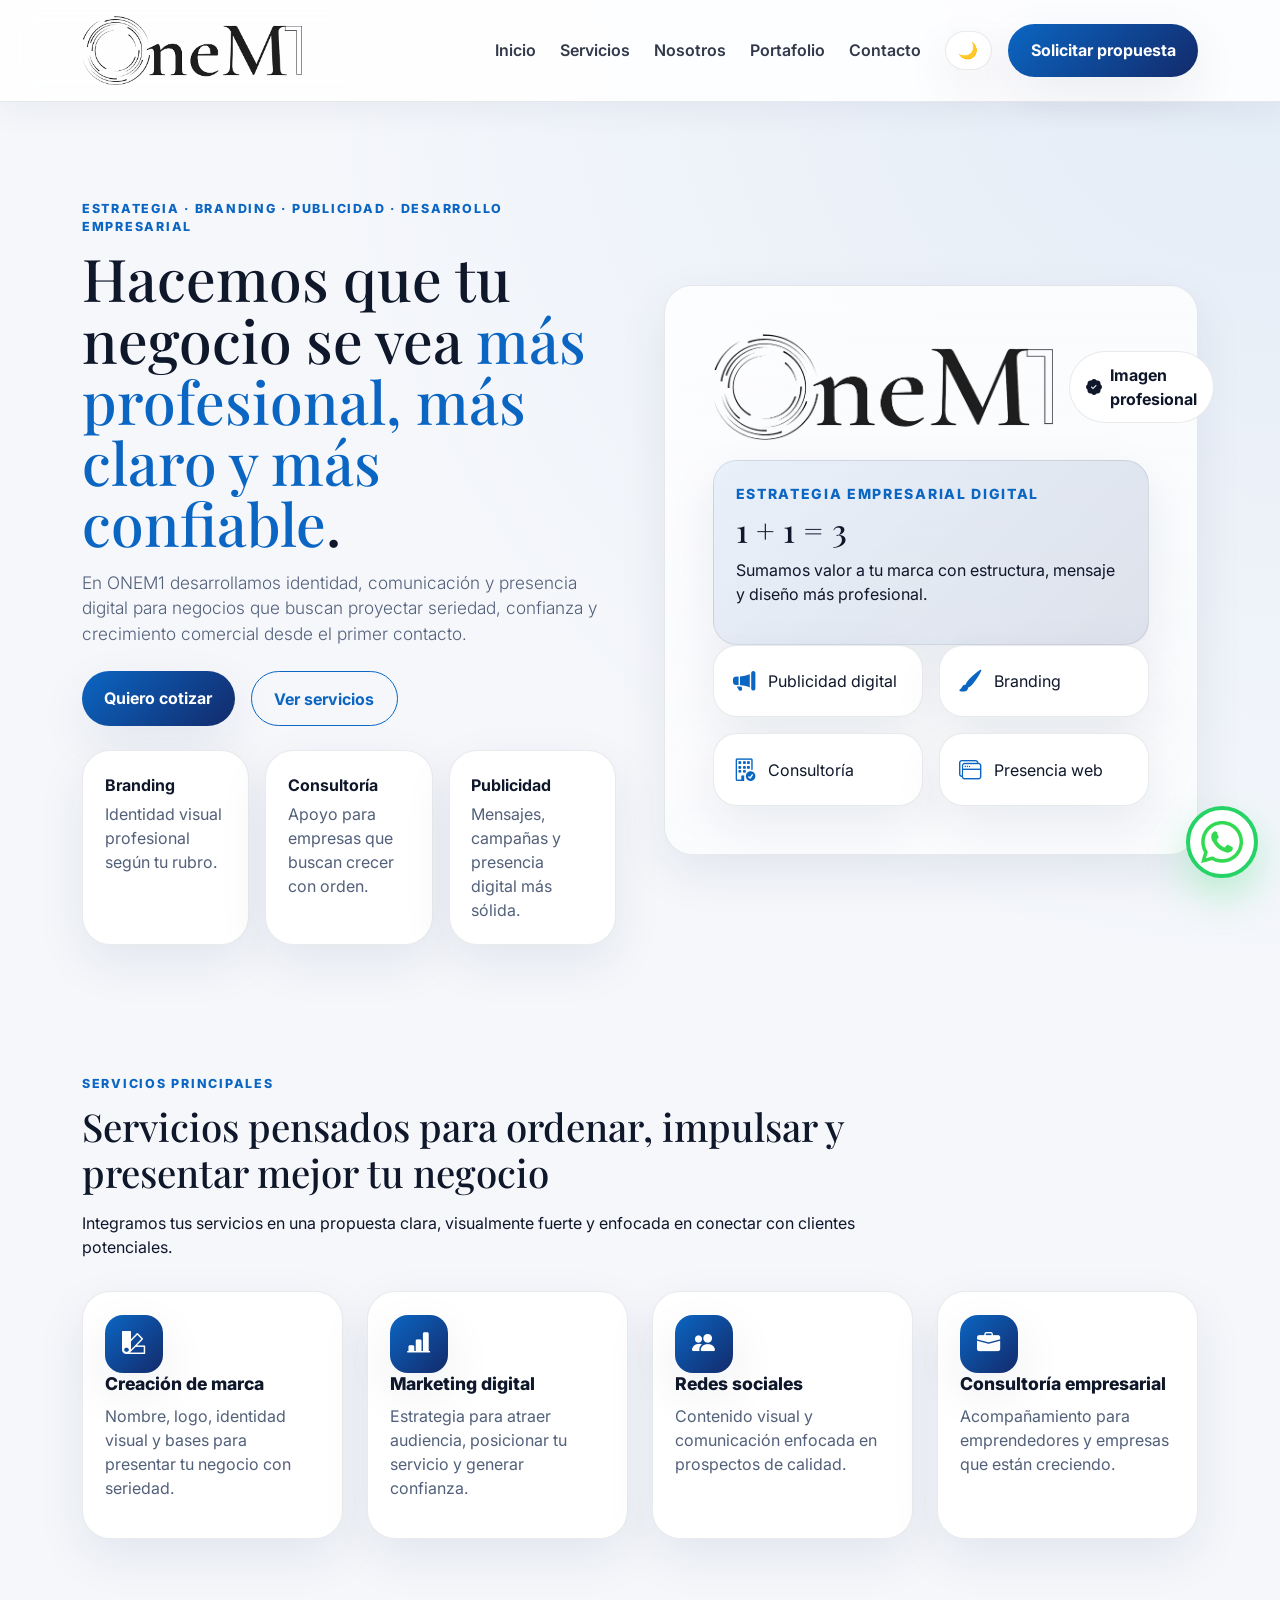
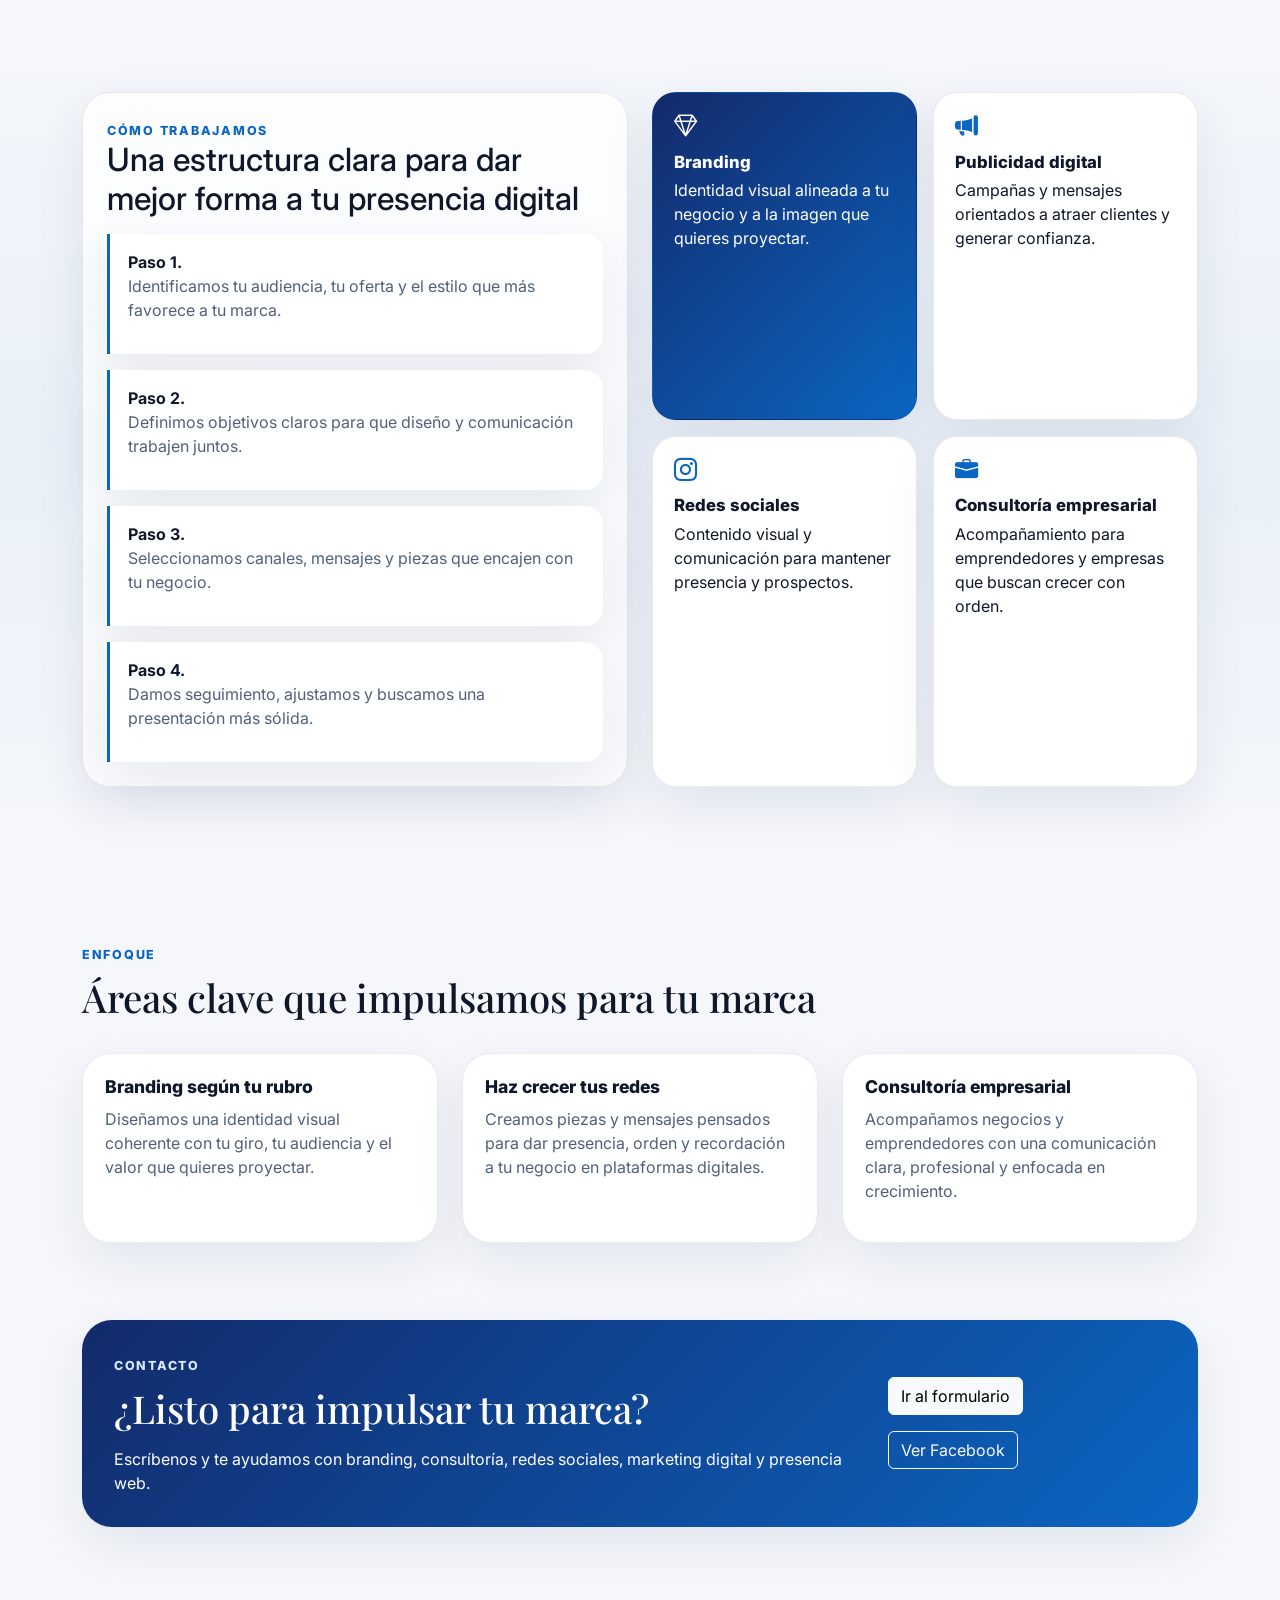
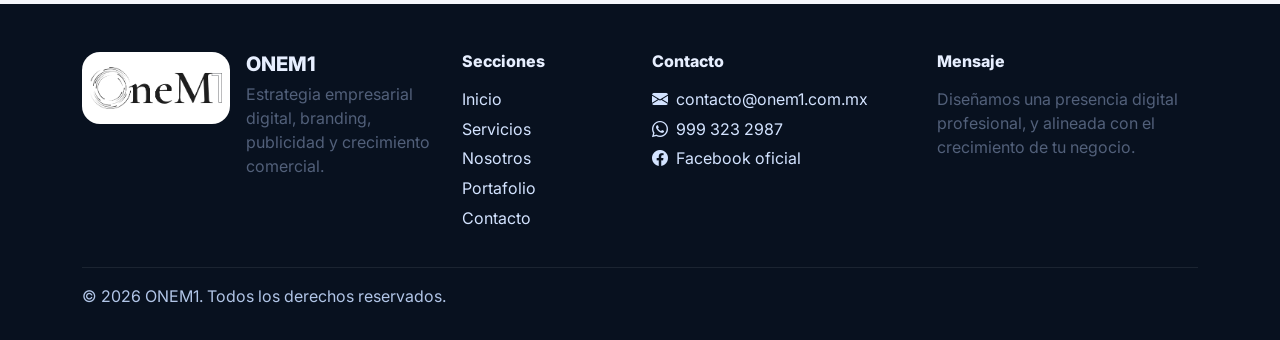
<file: index.html>
<!doctype html><html lang="es"><head><title>ONEM1 | Estrategia y presencia digital</title><meta name="description" content="ONEM1 impulsa marcas con branding, consultoría empresarial, publicidad digital y presencia web profesional.">
  <meta charset="utf-8">
  <meta name="viewport" content="width=device-width, initial-scale=1">
  <meta name="theme-color" content="#0f172a">
  <meta name="author" content="ONEM1">
  <link rel="icon" type="image/png" href="assets/img/logo-onem1.png">
  <link rel="preconnect" href="https://fonts.googleapis.com">
  <link rel="preconnect" href="https://fonts.gstatic.com" crossorigin>
  <link href="https://fonts.googleapis.com/css2?family=Inter:wght@300;400;500;600;700;800;900&family=Playfair+Display:wght@600;700;800&display=swap" rel="stylesheet">
  <link href="https://cdn.jsdelivr.net/npm/bootstrap@5.3.3/dist/css/bootstrap.min.css" rel="stylesheet">
  <link rel="stylesheet" href="https://cdn.jsdelivr.net/npm/bootstrap-icons@1.11.3/font/bootstrap-icons.min.css">
  <link rel="stylesheet" href="assets/css/styles.css">
</head><body>
  <nav class="navbar navbar-expand-lg sticky-top site-navbar">
    <div class="container">
      <a class="navbar-brand" href="index.html"><img src="assets/img/logo-onem1-day.png" alt="Logo principal de ONEM1" class="swap-logo"></a>
      <button class="navbar-toggler border-0 shadow-none" type="button" data-bs-toggle="collapse" data-bs-target="#mainNav" aria-controls="mainNav" aria-expanded="false" aria-label="Abrir navegación">
        <span class="navbar-toggler-icon"></span>
      </button>
      <div class="collapse navbar-collapse" id="mainNav">
        <ul class="navbar-nav ms-auto align-items-lg-center gap-lg-2">
          <li class="nav-item"><a class="nav-link" href="index.html">Inicio</a></li>
          <li class="nav-item"><a class="nav-link" href="servicios.html">Servicios</a></li>
          <li class="nav-item"><a class="nav-link" href="nosotros.html">Nosotros</a></li>
          <li class="nav-item"><a class="nav-link" href="portafolio.html">Portafolio</a></li>
          <li class="nav-item"><a class="nav-link" href="contacto.html">Contacto</a></li>
          <li class="nav-item ms-lg-2"><button class="theme-toggle" id="themeToggle" type="button" aria-label="Cambiar tema">🌙</button></li>
          <li class="nav-item ms-lg-2 mt-3 mt-lg-0"><a class="btn btn-brand" href="contacto.html">Solicitar propuesta</a></li>
        </ul>
      </div>
    </div>
  </nav>

  <header class="hero-home">
    <div class="container">
      <div class="row align-items-center g-4 g-lg-5">
        <div class="col-lg-6">
          <span class="eyebrow">ESTRATEGIA · BRANDING · PUBLICIDAD · DESARROLLO EMPRESARIAL</span>
          <h1>Hacemos que tu negocio se vea <span>más profesional, más claro y más confiable</span>.</h1>
          <p class="lead">En ONEM1 desarrollamos identidad, comunicación y presencia digital para negocios que buscan proyectar seriedad, confianza y crecimiento comercial desde el primer contacto.</p>
          <div class="d-flex flex-wrap gap-3 mt-4 hero-actions">
            <a class="btn btn-brand" href="contacto.html">Quiero cotizar</a>
            <a class="btn btn-outline-brand" href="servicios.html">Ver servicios</a>
          </div>
          <div class="hero-mini-grid mt-4">
            <div><strong>Branding</strong><span>Identidad visual profesional según tu rubro.</span></div>
            <div><strong>Consultoría</strong><span>Apoyo para empresas que buscan crecer con orden.</span></div>
            <div><strong>Publicidad</strong><span>Mensajes, campañas y presencia digital más sólida.</span></div>
          </div>
        </div>
        <div class="col-lg-6">
          <div class="hero-visual p-4 p-lg-5">
            <div class="brand-showcase">
              <div class="brand-showcase-top">
                <img src="assets/img/logo-onem1-day.png" class="swap-logo" alt="Logo ONEM1">
                <span class="status-badge"><i class="bi bi-patch-check-fill"></i> Imagen profesional</span>
              </div>
              <div class="brand-lines">
                <div class="line-card featured">
                  <small>Estrategia empresarial digital</small>
                  <h3>1 + 1 = 3</h3>
                  <p>Sumamos valor a tu marca con estructura, mensaje y diseño más profesional.</p>
                </div>
                <div class="line-grid">
                  <div class="line-card"><i class="bi bi-megaphone-fill"></i><span>Publicidad digital</span></div>
                  <div class="line-card"><i class="bi bi-brush-fill"></i><span>Branding</span></div>
                  <div class="line-card"><i class="bi bi-building-check"></i><span>Consultoría</span></div>
                  <div class="line-card"><i class="bi bi-window-stack"></i><span>Presencia web</span></div>
                </div>
              </div>
            </div>
          </div>
        </div>
      </div>
    </div>
  </header>

  <section class="section-space">
    <div class="container">
      <div class="section-title">
        <span class="eyebrow">SERVICIOS PRINCIPALES</span>
        <h2>Servicios pensados para ordenar, impulsar y presentar mejor tu negocio</h2>
        <p>Integramos tus servicios en una propuesta clara, visualmente fuerte y enfocada en conectar con clientes potenciales.</p>
      </div>
      <div class="row g-4">
        <div class="col-md-6 col-xl-3"><article class="info-card h-100 icon-card"><div class="icon-wrap"><i class="bi bi-palette2"></i></div><h3>Creación de marca</h3><p>Nombre, logo, identidad visual y bases para presentar tu negocio con seriedad.</p></article></div>
        <div class="col-md-6 col-xl-3"><article class="info-card h-100 icon-card"><div class="icon-wrap"><i class="bi bi-bar-chart-line-fill"></i></div><h3>Marketing digital</h3><p>Estrategia para atraer audiencia, posicionar tu servicio y generar confianza.</p></article></div>
        <div class="col-md-6 col-xl-3"><article class="info-card h-100 icon-card"><div class="icon-wrap"><i class="bi bi-people-fill"></i></div><h3>Redes sociales</h3><p>Contenido visual y comunicación enfocada en prospectos de calidad.</p></article></div>
        <div class="col-md-6 col-xl-3"><article class="info-card h-100 icon-card"><div class="icon-wrap"><i class="bi bi-briefcase-fill"></i></div><h3>Consultoría empresarial</h3><p>Acompañamiento para emprendedores y empresas que están creciendo.</p></article></div>
      </div>
    </div>
  </section>

  <section class="section-space section-soft">
    <div class="container">
      <div class="row g-4 align-items-stretch">
        <div class="col-lg-6">
          <div class="card-glass p-4 h-100">
            <span class="eyebrow">CÓMO TRABAJAMOS</span>
            <h2 class="mb-3">Una estructura clara para dar mejor forma a tu presencia digital</h2>
            <div class="timeline-list">
              <div><strong>Paso 1.</strong><p>Identificamos tu audiencia, tu oferta y el estilo que más favorece a tu marca.</p></div>
              <div><strong>Paso 2.</strong><p>Definimos objetivos claros para que diseño y comunicación trabajen juntos.</p></div>
              <div><strong>Paso 3.</strong><p>Seleccionamos canales, mensajes y piezas que encajen con tu negocio.</p></div>
              <div><strong>Paso 4.</strong><p>Damos seguimiento, ajustamos y buscamos una presentación más sólida.</p></div>
            </div>
          </div>
        </div>
        <div class="col-lg-6">
          <div class="grid-panels h-100">
            <div class="mini-panel panel-dark"><i class="bi bi-gem"></i><h3>Branding</h3><p>Identidad visual alineada a tu negocio y a la imagen que quieres proyectar.</p></div>
            <div class="mini-panel"><i class="bi bi-megaphone-fill"></i><h3>Publicidad digital</h3><p>Campañas y mensajes orientados a atraer clientes y generar confianza.</p></div>
            <div class="mini-panel"><i class="bi bi-instagram"></i><h3>Redes sociales</h3><p>Contenido visual y comunicación para mantener presencia y prospectos.</p></div>
            <div class="mini-panel"><i class="bi bi-briefcase-fill"></i><h3>Consultoría empresarial</h3><p>Acompañamiento para emprendedores y empresas que buscan crecer con orden.</p></div>
          </div>
        </div>
      </div>
    </div>
  </section>

  <section class="section-space">
    <div class="container">
      <div class="section-title">
        <span class="eyebrow">ENFOQUE</span>
        <h2>Áreas clave que impulsamos para tu marca</h2>
      </div>
      <div class="row g-4">
        <div class="col-md-6 col-lg-4"><article class="gallery-card text-only-card"><div><h3>Branding según tu rubro</h3><p>Diseñamos una identidad visual coherente con tu giro, tu audiencia y el valor que quieres proyectar.</p></div></article></div>
        <div class="col-md-6 col-lg-4"><article class="gallery-card text-only-card"><div><h3>Haz crecer tus redes</h3><p>Creamos piezas y mensajes pensados para dar presencia, orden y recordación a tu negocio en plataformas digitales.</p></div></article></div>
        <div class="col-md-6 col-lg-4"><article class="gallery-card text-only-card"><div><h3>Consultoría empresarial</h3><p>Acompañamos negocios y emprendedores con una comunicación clara, profesional y enfocada en crecimiento.</p></div></article></div>
      </div>
    </div>
  </section>

  <section class="section-space cta-block">
    <div class="container">
      <div class="cta-panel">
        <div>
          <span class="eyebrow">CONTACTO</span>
          <h2>¿Listo para impulsar tu marca?</h2>
          <p class="mb-0">Escríbenos y te ayudamos con branding, consultoría, redes sociales, marketing digital y presencia web.</p>
        </div>
        <div class="d-flex flex-wrap gap-3">
          <a class="btn btn-light" href="contacto.html">Ir al formulario</a>
          <a class="btn btn-outline-light" href="https://www.facebook.com/onem1publicidad" target="_blank" rel="noopener">Ver Facebook</a>
        </div>
      </div>
    </div>
  </section>

  <footer class="site-footer">
    <div class="container">
      <div class="row g-4 align-items-start">
        <div class="col-lg-4">
          <div class="footer-brand">
            <img src="assets/img/logo-onem1-day.png" class="swap-logo" alt="ONEM1">
            <div>
              <h5>ONEM1</h5>
              <p>Estrategia empresarial digital, branding, publicidad y crecimiento comercial.</p>
            </div>
          </div>
        </div>
        <div class="col-6 col-lg-2">
          <h6>Secciones</h6>
          <a href="index.html">Inicio</a>
          <a href="servicios.html">Servicios</a>
          <a href="nosotros.html">Nosotros</a>
          <a href="portafolio.html">Portafolio</a>
          <a href="contacto.html">Contacto</a>
        </div>
        <div class="col-6 col-lg-3">
          <h6>Contacto</h6>
          <a href="mailto:contacto@onem1.com.mx"><i class="bi bi-envelope-fill me-2"></i>contacto@onem1.com.mx</a>
          <a href="https://wa.me/529993232987" target="_blank" rel="noopener"><i class="bi bi-whatsapp me-2"></i>999 323 2987</a>
          <a href="https://www.facebook.com/onem1publicidad" target="_blank" rel="noopener"><i class="bi bi-facebook me-2"></i>Facebook oficial</a>
        </div>
        <div class="col-lg-3">
          <h6>Mensaje</h6>
          <p class="mb-0">Diseñamos una presencia digital profesional,  y alineada con el crecimiento de tu negocio.</p>
        </div>
      </div>
      <div class="footer-bottom">
        <span>© 2026 ONEM1. Todos los derechos reservados.</span>
        
      </div>
    </div>
  </footer>
  <a class="whatsapp-float" href="https://wa.me/529993232987?text=Hola%20ONEM1,%20quiero%20informaci%C3%B3n%20sobre%20sus%20servicios." target="_blank" rel="noopener" aria-label="WhatsApp"><img src="assets/img/whatsapp-logo.png" alt="WhatsApp"></a>
  <script src="https://cdn.jsdelivr.net/npm/bootstrap@5.3.3/dist/js/bootstrap.bundle.min.js"></script>
  <script src="assets/js/main.js"></script>
</body></html>
</file>
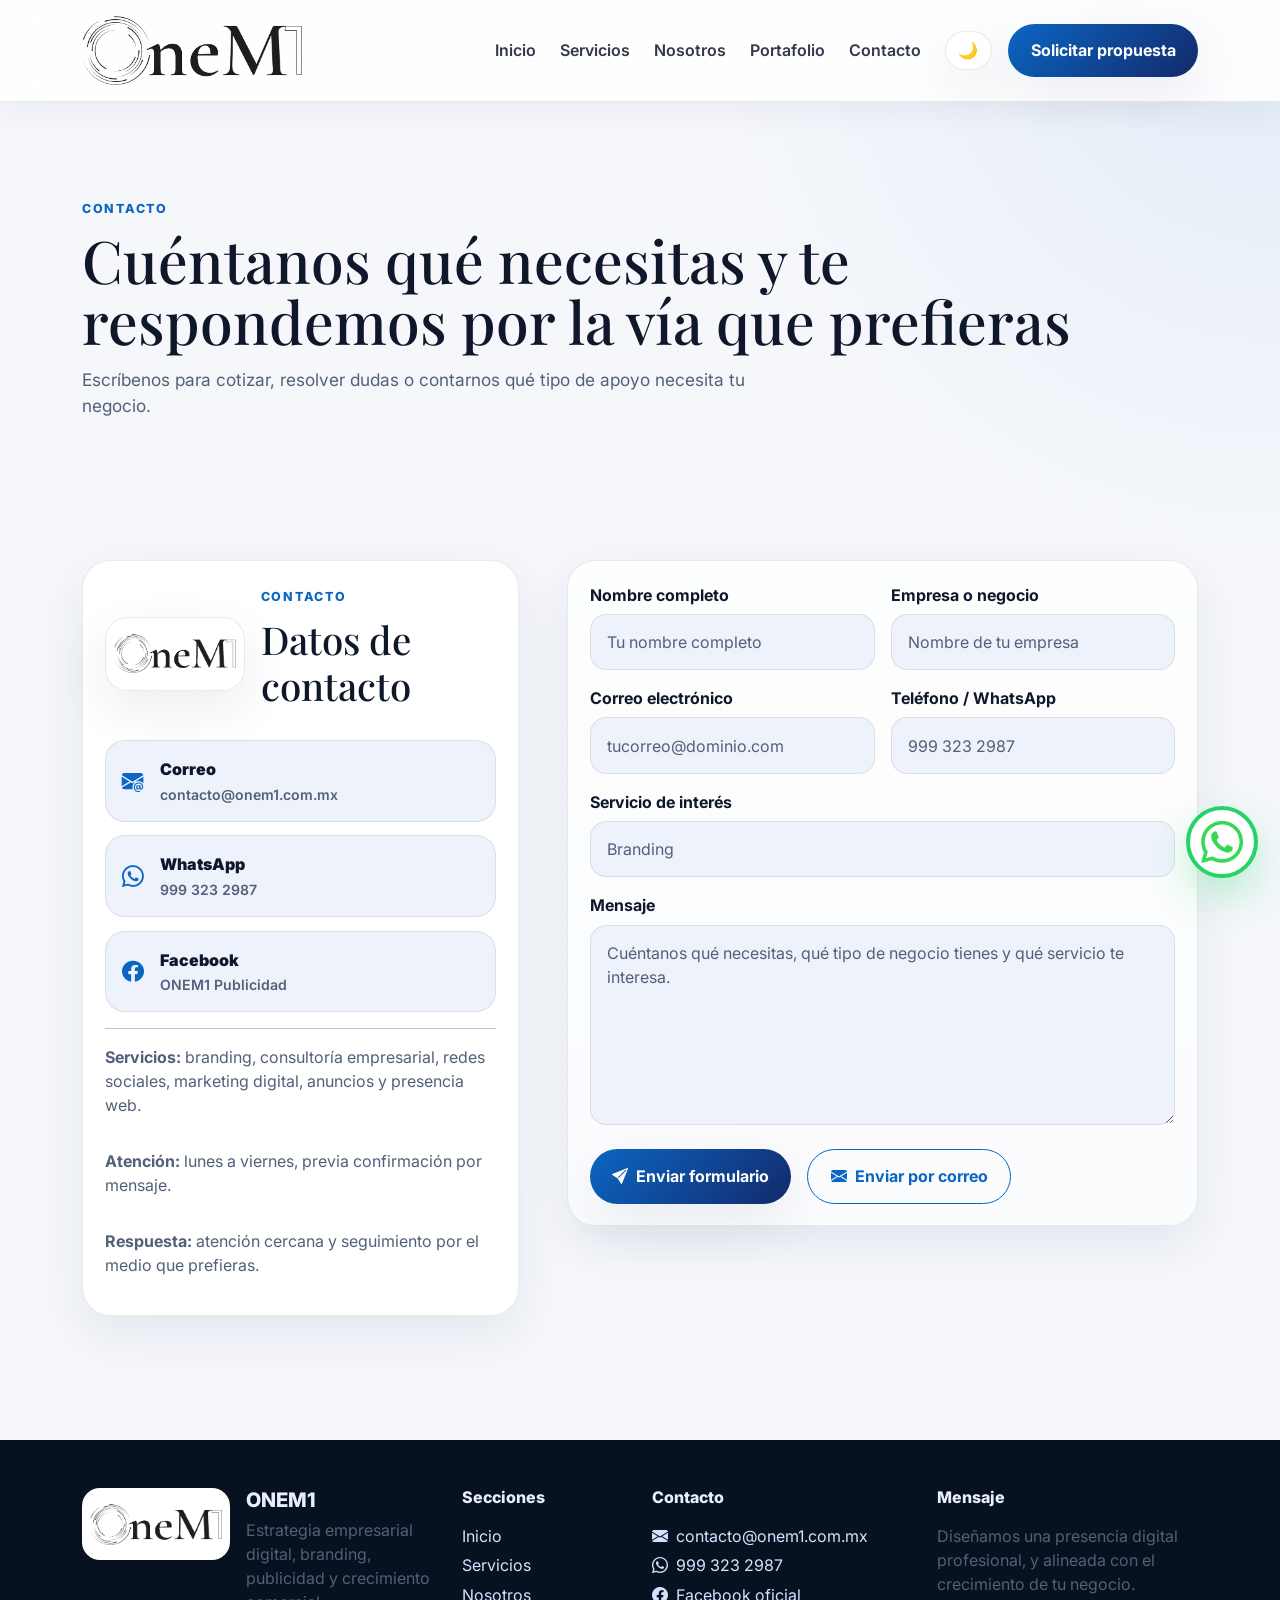
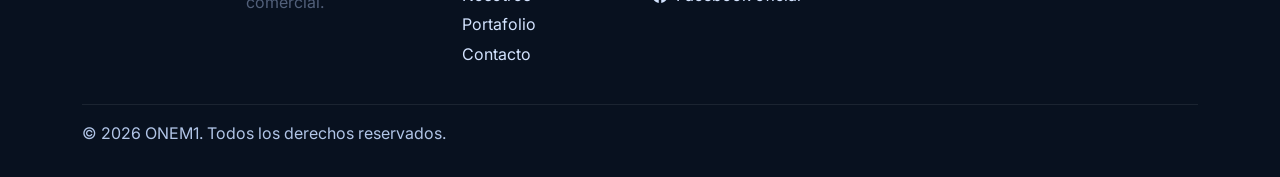
<file: contacto.html>
<!doctype html><html lang="es"><head><title>Contacto | ONEM1</title><meta name="description" content="Contacta a ONEM1 por correo, Facebook o WhatsApp.">
  <meta charset="utf-8">
  <meta name="viewport" content="width=device-width, initial-scale=1">
  <meta name="theme-color" content="#0f172a">
  <meta name="author" content="ONEM1">
  <link rel="icon" type="image/png" href="assets/img/logo-onem1.png">
  <link rel="preconnect" href="https://fonts.googleapis.com">
  <link rel="preconnect" href="https://fonts.gstatic.com" crossorigin>
  <link href="https://fonts.googleapis.com/css2?family=Inter:wght@300;400;500;600;700;800;900&family=Playfair+Display:wght@600;700;800&display=swap" rel="stylesheet">
  <link href="https://cdn.jsdelivr.net/npm/bootstrap@5.3.3/dist/css/bootstrap.min.css" rel="stylesheet">
  <link rel="stylesheet" href="https://cdn.jsdelivr.net/npm/bootstrap-icons@1.11.3/font/bootstrap-icons.min.css">
  <link rel="stylesheet" href="assets/css/styles.css">
</head><body>
  <nav class="navbar navbar-expand-lg sticky-top site-navbar">
    <div class="container">
      <a class="navbar-brand" href="index.html"><img src="assets/img/logo-onem1-day.png" alt="Logo principal de ONEM1" class="swap-logo"></a>
      <button class="navbar-toggler border-0 shadow-none" type="button" data-bs-toggle="collapse" data-bs-target="#mainNav"><span class="navbar-toggler-icon"></span></button>
      <div class="collapse navbar-collapse" id="mainNav">
        <ul class="navbar-nav ms-auto align-items-lg-center gap-lg-2">
          <li class="nav-item"><a class="nav-link" href="index.html">Inicio</a></li>
          <li class="nav-item"><a class="nav-link" href="servicios.html">Servicios</a></li>
          <li class="nav-item"><a class="nav-link" href="nosotros.html">Nosotros</a></li>
          <li class="nav-item"><a class="nav-link" href="portafolio.html">Portafolio</a></li>
          <li class="nav-item"><a class="nav-link" href="contacto.html">Contacto</a></li>
          <li class="nav-item ms-lg-2"><button class="theme-toggle" id="themeToggle" type="button" aria-label="Cambiar tema">🌙</button></li>
          <li class="nav-item ms-lg-2 mt-3 mt-lg-0"><a class="btn btn-brand" href="contacto.html">Solicitar propuesta</a></li>
        </ul>
      </div>
    </div>
  </nav>

<section class="page-hero"><div class="container"><span class="eyebrow">CONTACTO</span><h1>Cuéntanos qué necesitas y te respondemos por la vía que prefieras</h1><p>Escríbenos para cotizar, resolver dudas o contarnos qué tipo de apoyo necesita tu negocio.</p></div></section>
<section class="section-space"><div class="container"><div class="row g-4 g-lg-5 align-items-stretch"><div class="col-lg-5"><div class="contact-card contact-card-pro h-100"><div class="contact-card-head"><img src="assets/img/logo-onem1-day.png" class="swap-logo" alt="Logo ONEM1"><div><span class="eyebrow">CONTACTO</span><h2>Datos de contacto</h2></div></div><div class="contact-link-group icon-links"><a href="mailto:contacto@onem1.com.mx"><i class="bi bi-envelope-at-fill"></i><span><strong>Correo</strong><small>contacto@onem1.com.mx</small></span></a><a href="https://wa.me/529993232987" target="_blank" rel="noopener"><i class="bi bi-whatsapp"></i><span><strong>WhatsApp</strong><small>999 323 2987</small></span></a><a href="https://www.facebook.com/onem1publicidad" target="_blank" rel="noopener"><i class="bi bi-facebook"></i><span><strong>Facebook</strong><small>ONEM1 Publicidad</small></span></a></div><hr><div class="contact-meta"><p><strong>Servicios:</strong> branding, consultoría empresarial, redes sociales, marketing digital, anuncios y presencia web.</p><p><strong>Atención:</strong> lunes a viernes, previa confirmación por mensaje.</p><p><strong>Respuesta:</strong> atención cercana y seguimiento por el medio que prefieras.</p></div></div></div>
<div class="col-lg-7"><form class="contact-form card-glass contact-form-pro" action="https://formsubmit.co/contacto@onem1.com.mx" method="POST">
<input type="hidden" name="_subject" value="Nuevo mensaje desde el sitio web ONEM1">
<input type="hidden" name="_captcha" value="false">
<input type="hidden" name="_template" value="table">
<input type="hidden" name="_next" value="contacto.html?enviado=1">
<div class="row g-3"><div class="col-md-6"><label class="form-label">Nombre completo</label><input class="form-control" type="text" name="Nombre" placeholder="Tu nombre completo" required></div><div class="col-md-6"><label class="form-label">Empresa o negocio</label><input class="form-control" type="text" name="Empresa" placeholder="Nombre de tu empresa"></div><div class="col-md-6"><label class="form-label">Correo electrónico</label><input class="form-control" type="email" name="Correo" placeholder="tucorreo@dominio.com" required></div><div class="col-md-6"><label class="form-label">Teléfono / WhatsApp</label><input class="form-control" type="text" name="Telefono" placeholder="999 323 2987"></div><div class="col-12"><label class="form-label">Servicio de interés</label><select class="form-select" name="Servicio"><option>Branding</option><option>Consultoría empresarial</option><option>Publicidad digital</option><option>Redes sociales</option><option>Diseño web</option><option>Presencia web integral</option><option>Otro</option></select></div><div class="col-12"><label class="form-label">Mensaje</label><textarea class="form-control" name="Mensaje" rows="7" placeholder="Cuéntanos qué necesitas, qué tipo de negocio tienes y qué servicio te interesa." required></textarea></div></div><div class="d-flex flex-wrap gap-3 mt-4"><button class="btn btn-brand" type="submit"><i class="bi bi-send-fill me-2"></i>Enviar formulario</button><a class="btn btn-outline-brand" href="mailto:contacto@onem1.com.mx?subject=Solicitud%20de%20informaci%C3%B3n%20ONEM1"><i class="bi bi-envelope-fill me-2"></i>Enviar por correo</a></div><div class="alert alert-success mt-3 d-none" id="msgSent"><i class="bi bi-check-circle-fill me-2"></i>¡Gracias! Tu mensaje fue preparado para enviarse correctamente.</div></form></div></div></div></section>

  <footer class="site-footer mt-5"><div class="container"><div class="row g-4 align-items-start"><div class="col-lg-4"><div class="footer-brand"><img src="assets/img/logo-onem1-day.png" class="swap-logo" alt="ONEM1"><div><h5>ONEM1</h5><p>Estrategia empresarial digital, branding, publicidad y crecimiento comercial.</p></div></div></div><div class="col-6 col-lg-2"><h6>Secciones</h6><a href="index.html">Inicio</a><a href="servicios.html">Servicios</a><a href="nosotros.html">Nosotros</a><a href="portafolio.html">Portafolio</a><a href="contacto.html">Contacto</a></div><div class="col-6 col-lg-3"><h6>Contacto</h6><a href="mailto:contacto@onem1.com.mx"><i class="bi bi-envelope-fill me-2"></i>contacto@onem1.com.mx</a><a href="https://wa.me/529993232987" target="_blank" rel="noopener"><i class="bi bi-whatsapp me-2"></i>999 323 2987</a><a href="https://www.facebook.com/onem1publicidad" target="_blank" rel="noopener"><i class="bi bi-facebook me-2"></i>Facebook oficial</a></div><div class="col-lg-3"><h6>Mensaje</h6><p class="mb-0">Diseñamos una presencia digital profesional,  y alineada con el crecimiento de tu negocio.</p></div></div><div class="footer-bottom"><span>© 2026 ONEM1. Todos los derechos reservados.</span></div></div></footer>
  <a class="whatsapp-float" href="https://wa.me/529993232987?text=Hola%20ONEM1,%20quiero%20informaci%C3%B3n%20sobre%20sus%20servicios." target="_blank" rel="noopener" aria-label="WhatsApp"><img src="assets/img/whatsapp-logo.png" alt="WhatsApp"></a>
  <script src="https://cdn.jsdelivr.net/npm/bootstrap@5.3.3/dist/js/bootstrap.bundle.min.js"></script><script src="assets/js/main.js"></script>
</body></html>
</file>
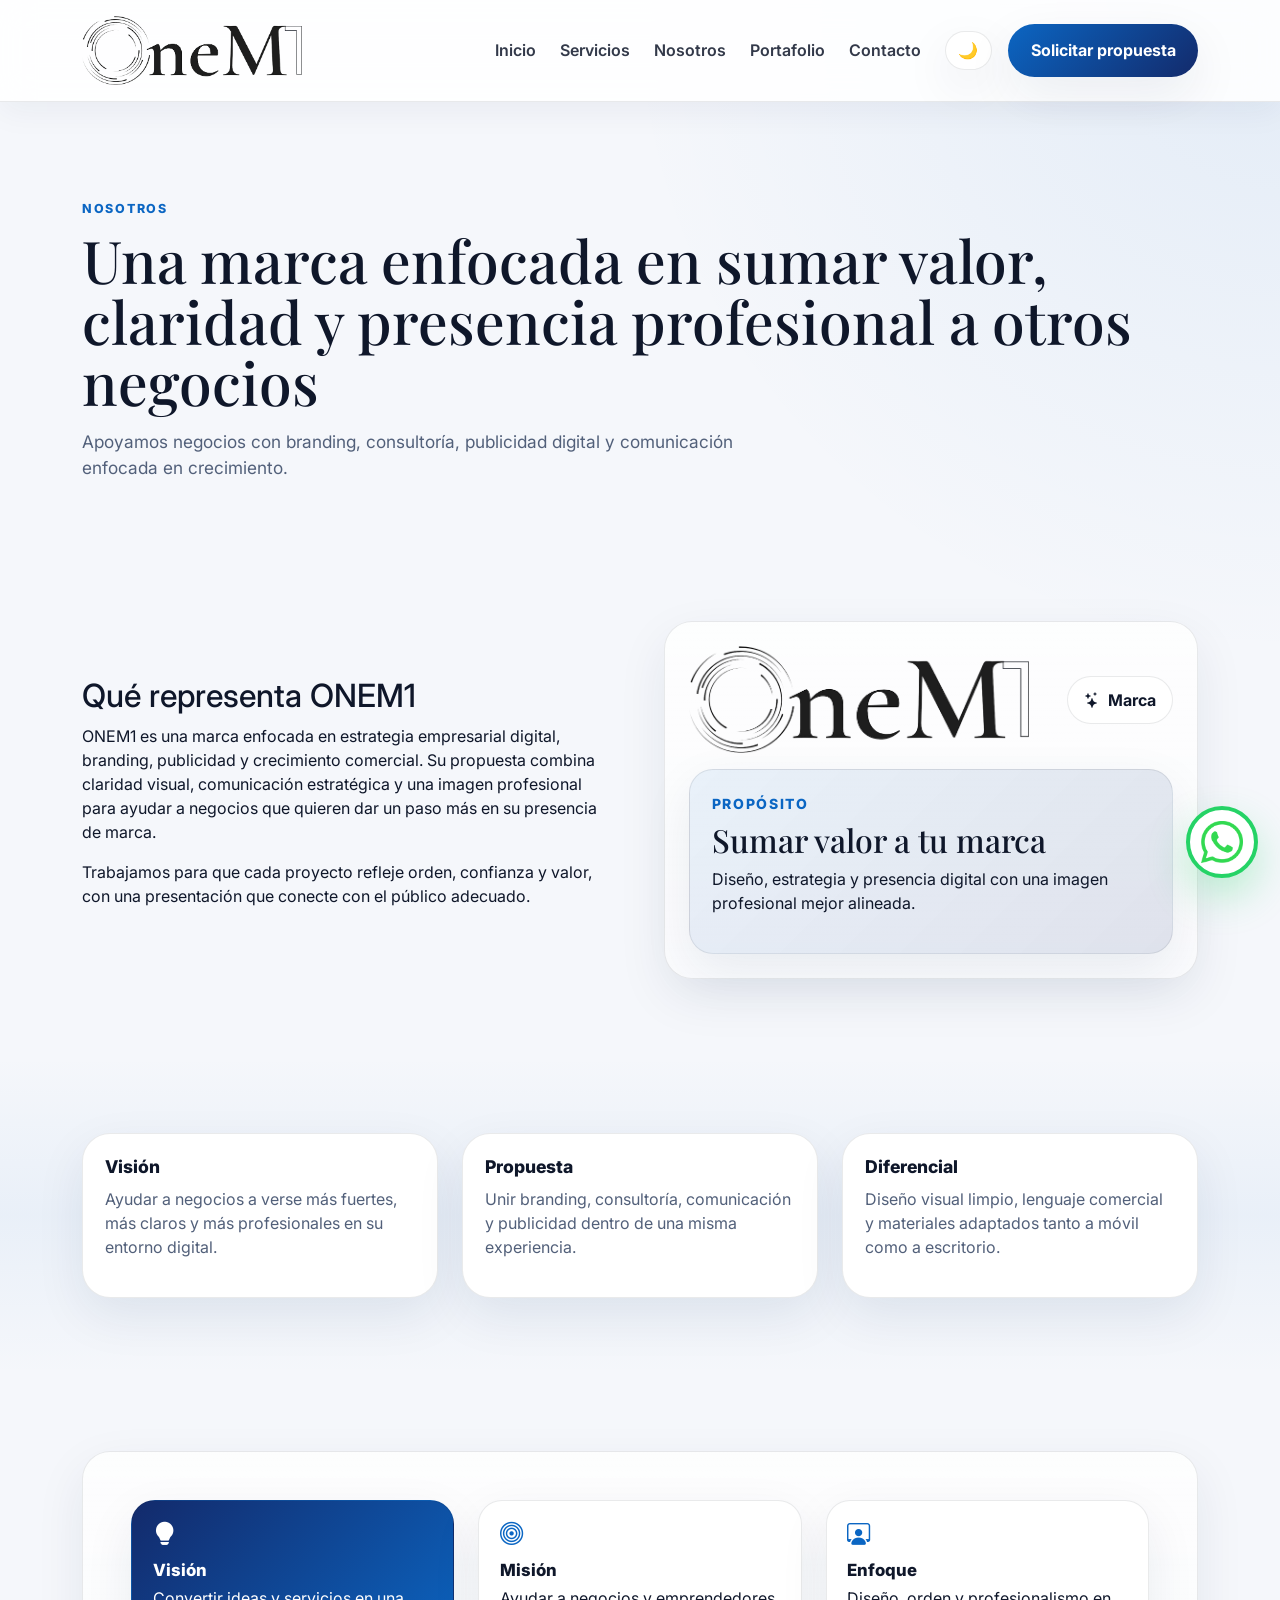
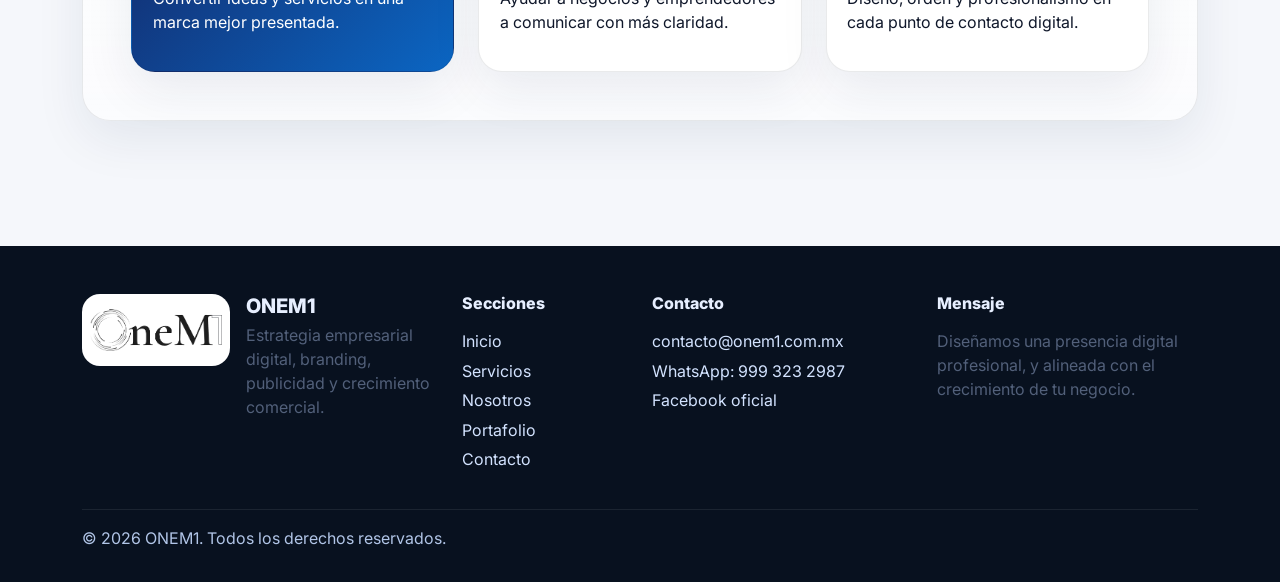
<file: nosotros.html>
<!doctype html><html lang="es"><head><title>Nosotros | ONEM1</title><meta name="description" content="Conoce a ONEM1 y su enfoque de estrategia empresarial digital y branding para negocios.">
  <meta charset="utf-8">
  <meta name="viewport" content="width=device-width, initial-scale=1">
  <meta name="theme-color" content="#0f172a">
  <meta name="author" content="ONEM1">
  <link rel="icon" type="image/png" href="assets/img/logo-onem1.png">
  <link rel="preconnect" href="https://fonts.googleapis.com">
  <link rel="preconnect" href="https://fonts.gstatic.com" crossorigin>
  <link href="https://fonts.googleapis.com/css2?family=Inter:wght@300;400;500;600;700;800;900&family=Playfair+Display:wght@600;700;800&display=swap" rel="stylesheet">
  <link href="https://cdn.jsdelivr.net/npm/bootstrap@5.3.3/dist/css/bootstrap.min.css" rel="stylesheet">
  <link rel="stylesheet" href="https://cdn.jsdelivr.net/npm/bootstrap-icons@1.11.3/font/bootstrap-icons.min.css">
  <link rel="stylesheet" href="assets/css/styles.css">
</head><body>
  <nav class="navbar navbar-expand-lg sticky-top site-navbar">
    <div class="container">
      <a class="navbar-brand" href="index.html"><img src="assets/img/logo-onem1-day.png" alt="Logo principal de ONEM1" class="swap-logo"></a>
      <button class="navbar-toggler border-0 shadow-none" type="button" data-bs-toggle="collapse" data-bs-target="#mainNav" aria-controls="mainNav" aria-expanded="false" aria-label="Abrir navegación">
        <span class="navbar-toggler-icon"></span>
      </button>
      <div class="collapse navbar-collapse" id="mainNav">
        <ul class="navbar-nav ms-auto align-items-lg-center gap-lg-2">
          <li class="nav-item"><a class="nav-link" href="index.html">Inicio</a></li>
          <li class="nav-item"><a class="nav-link" href="servicios.html">Servicios</a></li>
          <li class="nav-item"><a class="nav-link" href="nosotros.html">Nosotros</a></li>
          <li class="nav-item"><a class="nav-link" href="portafolio.html">Portafolio</a></li>
          <li class="nav-item"><a class="nav-link" href="contacto.html">Contacto</a></li>
          <li class="nav-item ms-lg-2"><button class="theme-toggle" id="themeToggle" type="button" aria-label="Cambiar tema">🌙</button></li>
          <li class="nav-item ms-lg-2 mt-3 mt-lg-0"><a class="btn btn-brand" href="contacto.html">Solicitar propuesta</a></li>
        </ul>
      </div>
    </div>
  </nav>

<section class="page-hero"><div class="container"><span class="eyebrow">NOSOTROS</span><h1>Una marca enfocada en sumar valor, claridad y presencia profesional a otros negocios</h1><p>Apoyamos negocios con branding, consultoría, publicidad digital y comunicación enfocada en crecimiento.</p></div></section>
<section class="section-space"><div class="container"><div class="row g-5 align-items-center"><div class="col-lg-6"><h2>Qué representa ONEM1</h2><p>ONEM1 es una marca enfocada en estrategia empresarial digital, branding, publicidad y crecimiento comercial. Su propuesta combina claridad visual, comunicación estratégica y una imagen profesional para ayudar a negocios que quieren dar un paso más en su presencia de marca.</p><p>Trabajamos para que cada proyecto refleje orden, confianza y valor, con una presentación que conecte con el público adecuado.</p></div><div class="col-lg-6"><div class="card-glass p-4"><div class="brand-showcase compact"><div class="brand-showcase-top"><img src="assets/img/logo-onem1-day.png" class="swap-logo" alt="Logo ONEM1"><span class="status-badge"><i class="bi bi-stars"></i> Marca </span></div><div class="line-card featured"><small>Propósito</small><h3>Sumar valor a tu marca</h3><p>Diseño, estrategia y presencia digital con una imagen profesional mejor alineada.</p></div></div></div></div></div></div></section>
<section class="section-space section-soft"><div class="container"><div class="row g-4">
<div class="col-md-4"><div class="pillar-card h-100"><h3>Visión</h3><p>Ayudar a negocios a verse más fuertes, más claros y más profesionales en su entorno digital.</p></div></div>
<div class="col-md-4"><div class="pillar-card h-100"><h3>Propuesta</h3><p>Unir branding, consultoría, comunicación y publicidad dentro de una misma experiencia.</p></div></div>
<div class="col-md-4"><div class="pillar-card h-100"><h3>Diferencial</h3><p>Diseño visual limpio, lenguaje comercial y materiales adaptados tanto a móvil como a escritorio.</p></div></div>
</div></div></section>
<section class="section-space"><div class="container"><div class="card-glass p-4 p-lg-5"><div class="row g-4"><div class="col-md-4"><div class="mini-panel panel-dark h-100"><i class="bi bi-lightbulb-fill"></i><h3>Visión</h3><p>Convertir ideas y servicios en una marca mejor presentada.</p></div></div><div class="col-md-4"><div class="mini-panel h-100"><i class="bi bi-bullseye"></i><h3>Misión</h3><p>Ayudar a negocios y emprendedores a comunicar con más claridad.</p></div></div><div class="col-md-4"><div class="mini-panel h-100"><i class="bi bi-person-workspace"></i><h3>Enfoque</h3><p>Diseño, orden y profesionalismo en cada punto de contacto digital.</p></div></div></div></div></div></section>

  <footer class="site-footer mt-5">
    <div class="container">
      <div class="row g-4 align-items-start">
        <div class="col-lg-4">
          <div class="footer-brand">
            <img src="assets/img/logo-onem1-day.png" class="swap-logo" alt="ONEM1">
            <div>
              <h5>ONEM1</h5>
              <p>Estrategia empresarial digital, branding, publicidad y crecimiento comercial.</p>
            </div>
          </div>
        </div>
        <div class="col-6 col-lg-2">
          <h6>Secciones</h6>
          <a href="index.html">Inicio</a>
          <a href="servicios.html">Servicios</a>
          <a href="nosotros.html">Nosotros</a>
          <a href="portafolio.html">Portafolio</a>
          <a href="contacto.html">Contacto</a>
        </div>
        <div class="col-6 col-lg-3">
          <h6>Contacto</h6>
          <a href="mailto:contacto@onem1.com.mx">contacto@onem1.com.mx</a>
          <a href="https://wa.me/529993232987" target="_blank" rel="noopener">WhatsApp: 999 323 2987</a>
          <a href="https://www.facebook.com/onem1publicidad" target="_blank" rel="noopener">Facebook oficial</a>
        </div>
        <div class="col-lg-3">
          <h6>Mensaje</h6>
          <p class="mb-0">Diseñamos una presencia digital profesional,  y alineada con el crecimiento de tu negocio.</p>
        </div>
      </div>
      <div class="footer-bottom">
        <span>© 2026 ONEM1. Todos los derechos reservados.</span>
        
      </div>
    </div>
  </footer>
  <a class="whatsapp-float" href="https://wa.me/529993232987?text=Hola%20ONEM1,%20quiero%20informaci%C3%B3n%20sobre%20sus%20servicios." target="_blank" rel="noopener" aria-label="WhatsApp"><img src="assets/img/whatsapp-logo.png" alt="WhatsApp"></a>
  <script src="https://cdn.jsdelivr.net/npm/bootstrap@5.3.3/dist/js/bootstrap.bundle.min.js"></script>
  <script src="assets/js/main.js"></script>
</body></html>
</file>
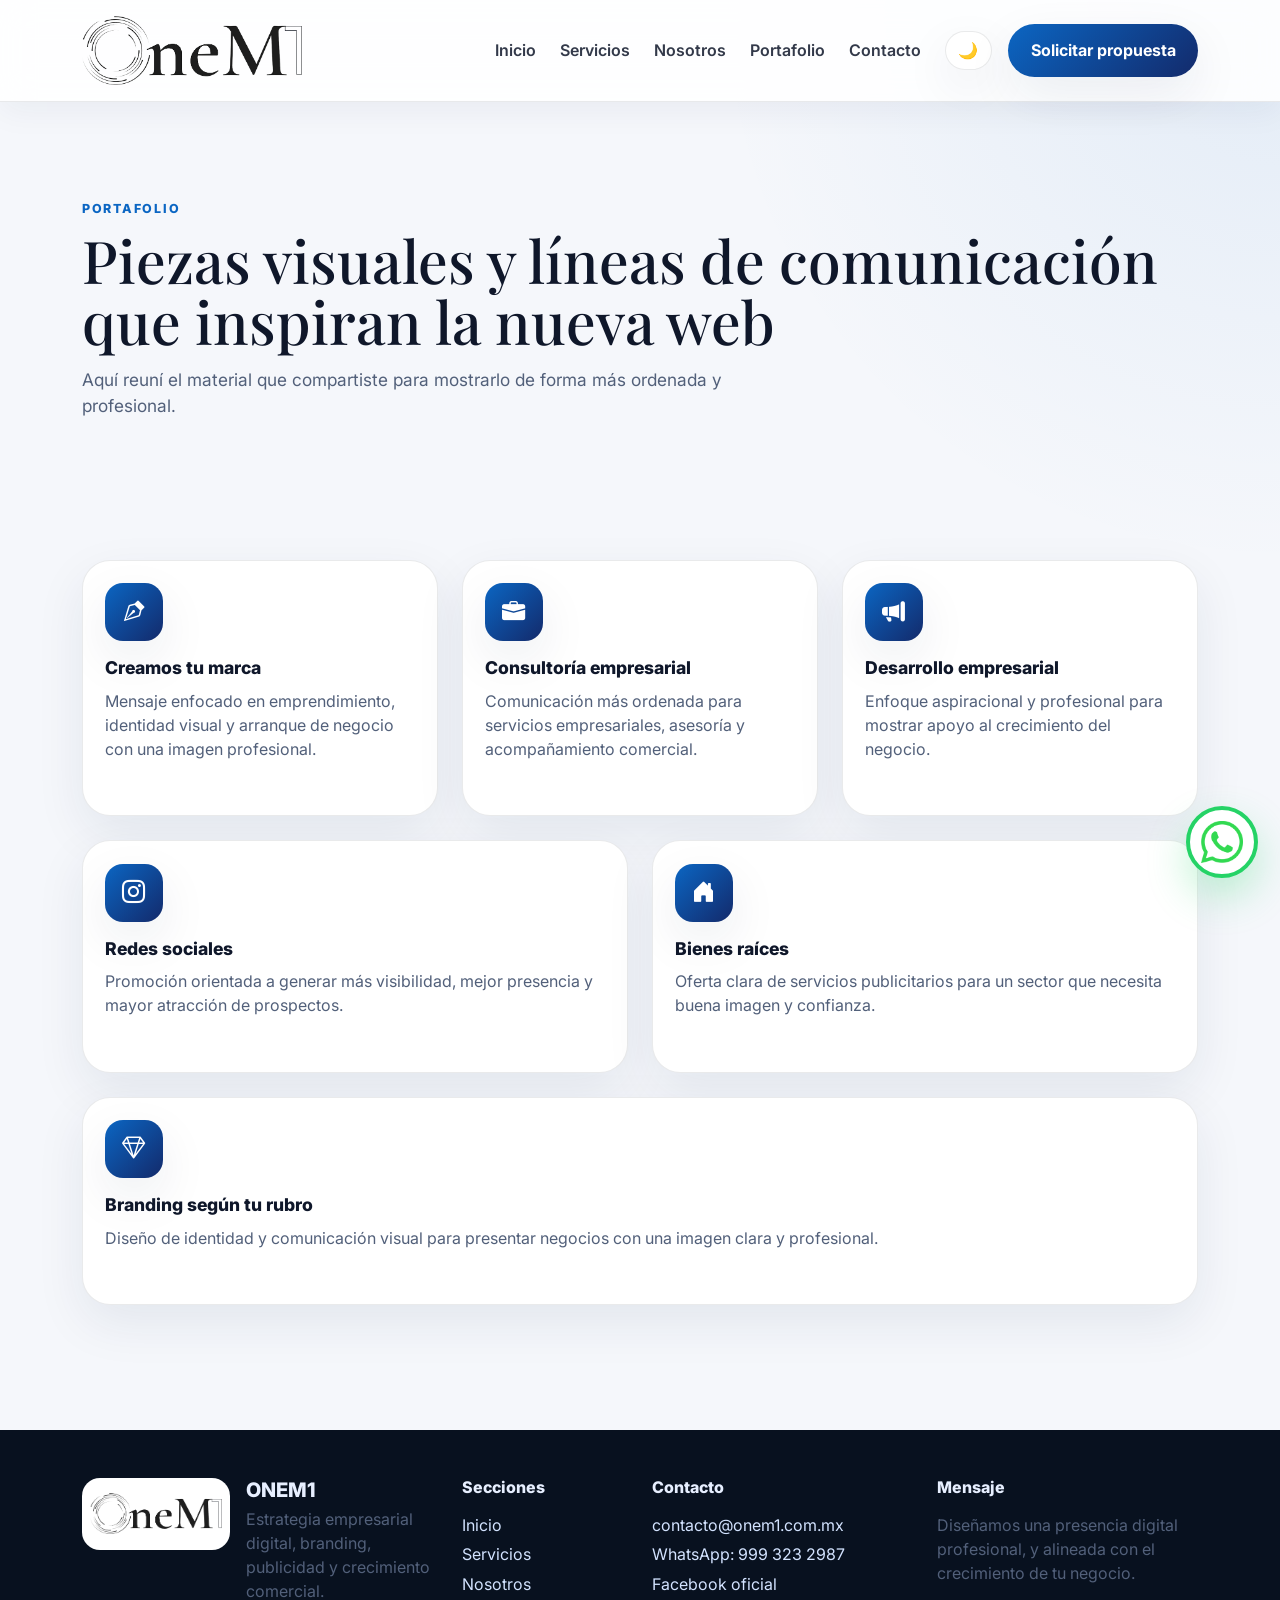
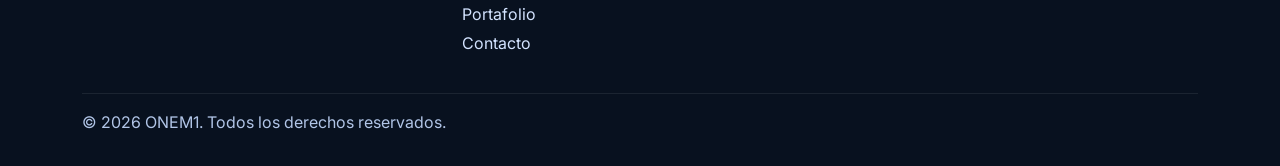
<file: portafolio.html>
<!doctype html><html lang="es"><head><title>Portafolio | ONEM1</title><meta name="description" content="Portafolio visual y piezas promocionales de ONEM1.">
  <meta charset="utf-8">
  <meta name="viewport" content="width=device-width, initial-scale=1">
  <meta name="theme-color" content="#0f172a">
  <meta name="author" content="ONEM1">
  <link rel="icon" type="image/png" href="assets/img/logo-onem1.png">
  <link rel="preconnect" href="https://fonts.googleapis.com">
  <link rel="preconnect" href="https://fonts.gstatic.com" crossorigin>
  <link href="https://fonts.googleapis.com/css2?family=Inter:wght@300;400;500;600;700;800;900&family=Playfair+Display:wght@600;700;800&display=swap" rel="stylesheet">
  <link href="https://cdn.jsdelivr.net/npm/bootstrap@5.3.3/dist/css/bootstrap.min.css" rel="stylesheet">
  <link rel="stylesheet" href="https://cdn.jsdelivr.net/npm/bootstrap-icons@1.11.3/font/bootstrap-icons.min.css">
  <link rel="stylesheet" href="assets/css/styles.css">
</head><body>
  <nav class="navbar navbar-expand-lg sticky-top site-navbar">
    <div class="container">
      <a class="navbar-brand" href="index.html"><img src="assets/img/logo-onem1-day.png" alt="Logo principal de ONEM1" class="swap-logo"></a>
      <button class="navbar-toggler border-0 shadow-none" type="button" data-bs-toggle="collapse" data-bs-target="#mainNav" aria-controls="mainNav" aria-expanded="false" aria-label="Abrir navegación">
        <span class="navbar-toggler-icon"></span>
      </button>
      <div class="collapse navbar-collapse" id="mainNav">
        <ul class="navbar-nav ms-auto align-items-lg-center gap-lg-2">
          <li class="nav-item"><a class="nav-link" href="index.html">Inicio</a></li>
          <li class="nav-item"><a class="nav-link" href="servicios.html">Servicios</a></li>
          <li class="nav-item"><a class="nav-link" href="nosotros.html">Nosotros</a></li>
          <li class="nav-item"><a class="nav-link" href="portafolio.html">Portafolio</a></li>
          <li class="nav-item"><a class="nav-link" href="contacto.html">Contacto</a></li>
          <li class="nav-item ms-lg-2"><button class="theme-toggle" id="themeToggle" type="button" aria-label="Cambiar tema">🌙</button></li>
          <li class="nav-item ms-lg-2 mt-3 mt-lg-0"><a class="btn btn-brand" href="contacto.html">Solicitar propuesta</a></li>
        </ul>
      </div>
    </div>
  </nav>

<section class="page-hero"><div class="container"><span class="eyebrow">PORTAFOLIO</span><h1>Piezas visuales y líneas de comunicación que inspiran la nueva web</h1><p>Aquí reuní el material que compartiste para mostrarlo de forma más ordenada y profesional.</p></div></section>
<section class="section-space"><div class="container"><div class="row g-4">
<div class="col-md-6 col-xl-4"><figure class="portfolio-item text-only-card"><figcaption><div class="icon-wrap mb-3"><i class="bi bi-vector-pen"></i></div><h3>Creamos tu marca</h3><p>Mensaje enfocado en emprendimiento, identidad visual y arranque de negocio con una imagen profesional.</p></figcaption></figure></div>
<div class="col-md-6 col-xl-4"><figure class="portfolio-item text-only-card"><figcaption><div class="icon-wrap mb-3"><i class="bi bi-briefcase-fill"></i></div><h3>Consultoría empresarial</h3><p>Comunicación más ordenada para servicios empresariales, asesoría y acompañamiento comercial.</p></figcaption></figure></div>
<div class="col-md-6 col-xl-4"><figure class="portfolio-item text-only-card"><figcaption><div class="icon-wrap mb-3"><i class="bi bi-megaphone-fill"></i></div><h3>Desarrollo empresarial</h3><p>Enfoque aspiracional y profesional para mostrar apoyo al crecimiento del negocio.</p></figcaption></figure></div>
<div class="col-md-6 col-xl-6"><figure class="portfolio-item text-only-card"><figcaption><div class="icon-wrap mb-3"><i class="bi bi-instagram"></i></div><h3>Redes sociales</h3><p>Promoción orientada a generar más visibilidad, mejor presencia y mayor atracción de prospectos.</p></figcaption></figure></div>
<div class="col-md-6 col-xl-6"><figure class="portfolio-item text-only-card"><figcaption><div class="icon-wrap mb-3"><i class="bi bi-house-door-fill"></i></div><h3>Bienes raíces</h3><p>Oferta clara de servicios publicitarios para un sector que necesita buena imagen y confianza.</p></figcaption></figure></div>
<div class="col-12"><figure class="portfolio-item text-only-card wide"><figcaption><div class="icon-wrap mb-3"><i class="bi bi-gem"></i></div><h3>Branding según tu rubro</h3><p>Diseño de identidad y comunicación visual para presentar negocios con una imagen clara y profesional.</p></figcaption></figure></div>
</div></div></section>

  <footer class="site-footer mt-5">
    <div class="container">
      <div class="row g-4 align-items-start">
        <div class="col-lg-4">
          <div class="footer-brand">
            <img src="assets/img/logo-onem1-day.png" class="swap-logo" alt="ONEM1">
            <div>
              <h5>ONEM1</h5>
              <p>Estrategia empresarial digital, branding, publicidad y crecimiento comercial.</p>
            </div>
          </div>
        </div>
        <div class="col-6 col-lg-2">
          <h6>Secciones</h6>
          <a href="index.html">Inicio</a>
          <a href="servicios.html">Servicios</a>
          <a href="nosotros.html">Nosotros</a>
          <a href="portafolio.html">Portafolio</a>
          <a href="contacto.html">Contacto</a>
        </div>
        <div class="col-6 col-lg-3">
          <h6>Contacto</h6>
          <a href="mailto:contacto@onem1.com.mx">contacto@onem1.com.mx</a>
          <a href="https://wa.me/529993232987" target="_blank" rel="noopener">WhatsApp: 999 323 2987</a>
          <a href="https://www.facebook.com/onem1publicidad" target="_blank" rel="noopener">Facebook oficial</a>
        </div>
        <div class="col-lg-3">
          <h6>Mensaje</h6>
          <p class="mb-0">Diseñamos una presencia digital profesional,  y alineada con el crecimiento de tu negocio.</p>
        </div>
      </div>
      <div class="footer-bottom">
        <span>© 2026 ONEM1. Todos los derechos reservados.</span>
        
      </div>
    </div>
  </footer>
  <a class="whatsapp-float" href="https://wa.me/529993232987?text=Hola%20ONEM1,%20quiero%20informaci%C3%B3n%20sobre%20sus%20servicios." target="_blank" rel="noopener" aria-label="WhatsApp"><img src="assets/img/whatsapp-logo.png" alt="WhatsApp"></a>
  <script src="https://cdn.jsdelivr.net/npm/bootstrap@5.3.3/dist/js/bootstrap.bundle.min.js"></script>
  <script src="assets/js/main.js"></script>
</body></html>
</file>
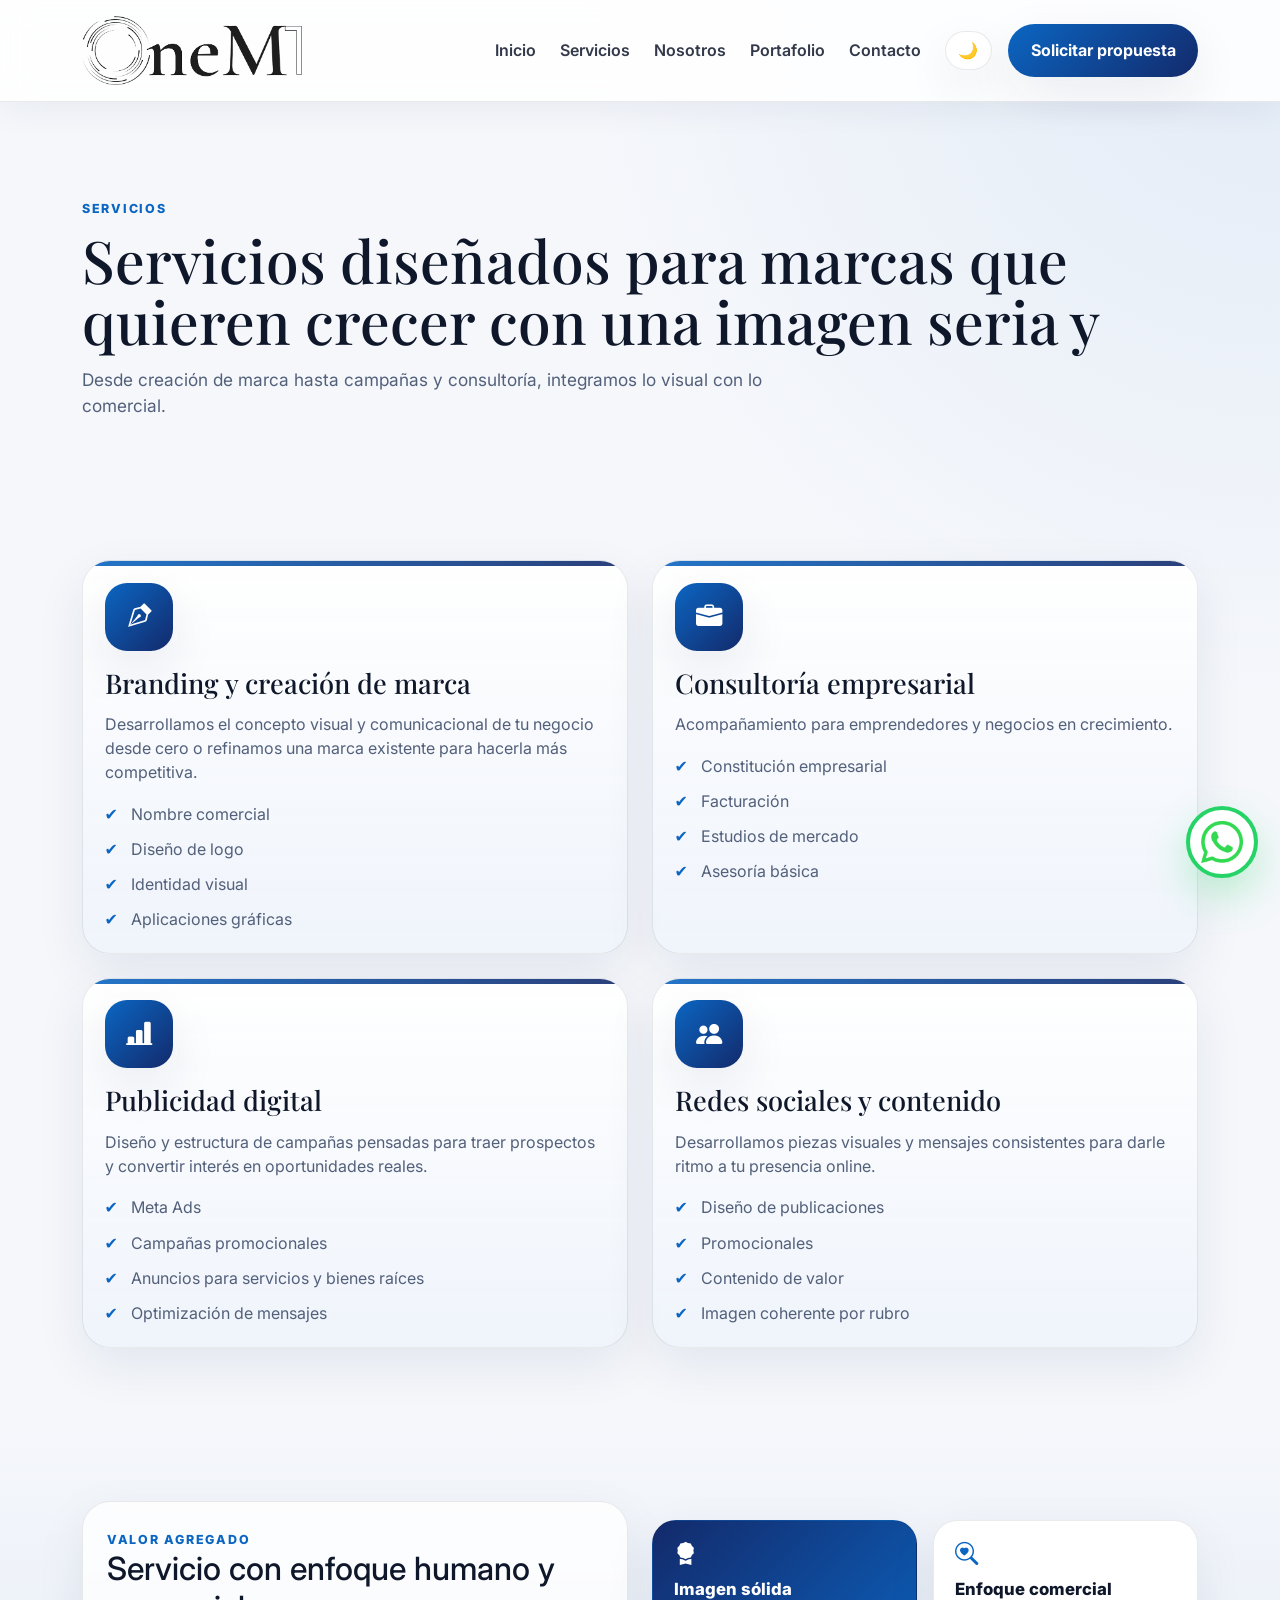
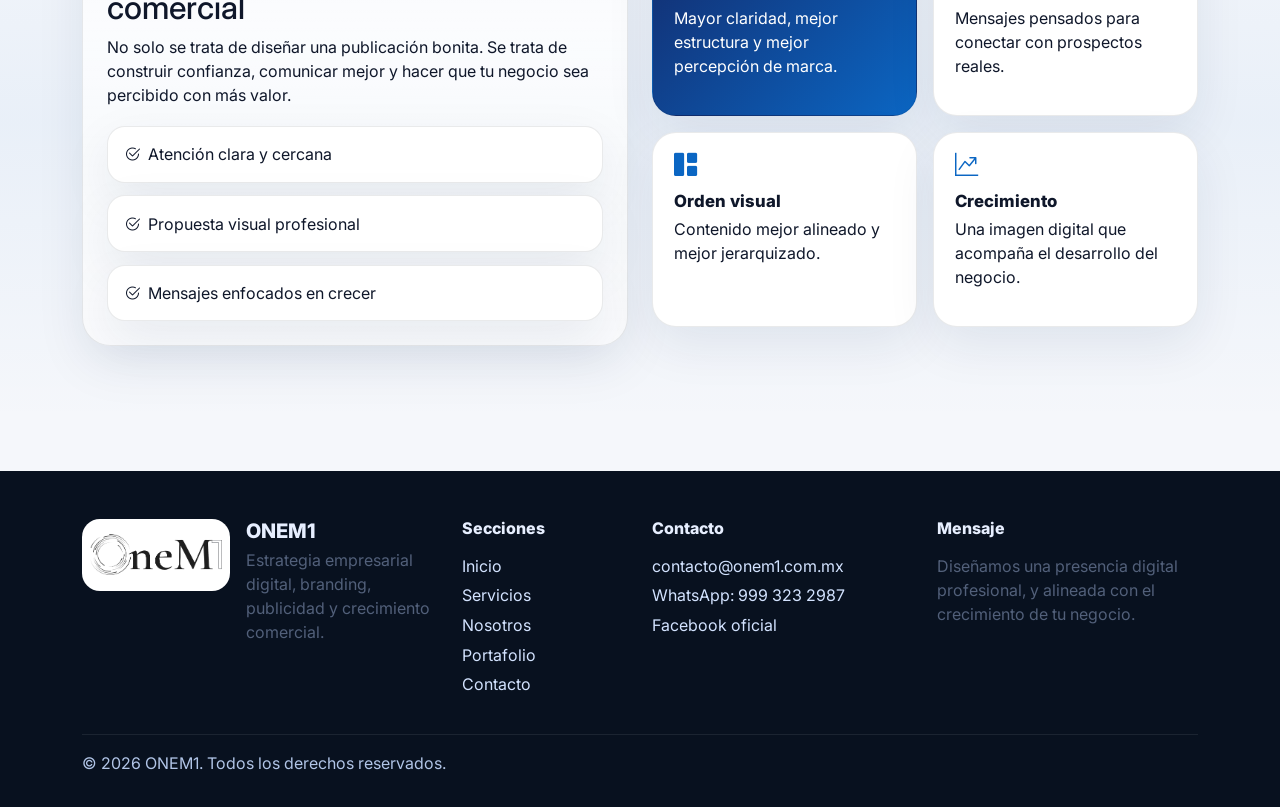
<file: servicios.html>
<!doctype html><html lang="es"><head><title>Servicios | ONEM1</title><meta name="description" content="Servicios de ONEM1: branding, consultoría empresarial, publicidad, redes sociales y presencia digital.">
  <meta charset="utf-8">
  <meta name="viewport" content="width=device-width, initial-scale=1">
  <meta name="theme-color" content="#0f172a">
  <meta name="author" content="ONEM1">
  <link rel="icon" type="image/png" href="assets/img/logo-onem1.png">
  <link rel="preconnect" href="https://fonts.googleapis.com">
  <link rel="preconnect" href="https://fonts.gstatic.com" crossorigin>
  <link href="https://fonts.googleapis.com/css2?family=Inter:wght@300;400;500;600;700;800;900&family=Playfair+Display:wght@600;700;800&display=swap" rel="stylesheet">
  <link href="https://cdn.jsdelivr.net/npm/bootstrap@5.3.3/dist/css/bootstrap.min.css" rel="stylesheet">
  <link rel="stylesheet" href="https://cdn.jsdelivr.net/npm/bootstrap-icons@1.11.3/font/bootstrap-icons.min.css">
  <link rel="stylesheet" href="assets/css/styles.css">
</head><body>
  <nav class="navbar navbar-expand-lg sticky-top site-navbar">
    <div class="container">
      <a class="navbar-brand" href="index.html"><img src="assets/img/logo-onem1-day.png" alt="Logo principal de ONEM1" class="swap-logo"></a>
      <button class="navbar-toggler border-0 shadow-none" type="button" data-bs-toggle="collapse" data-bs-target="#mainNav" aria-controls="mainNav" aria-expanded="false" aria-label="Abrir navegación">
        <span class="navbar-toggler-icon"></span>
      </button>
      <div class="collapse navbar-collapse" id="mainNav">
        <ul class="navbar-nav ms-auto align-items-lg-center gap-lg-2">
          <li class="nav-item"><a class="nav-link" href="index.html">Inicio</a></li>
          <li class="nav-item"><a class="nav-link" href="servicios.html">Servicios</a></li>
          <li class="nav-item"><a class="nav-link" href="nosotros.html">Nosotros</a></li>
          <li class="nav-item"><a class="nav-link" href="portafolio.html">Portafolio</a></li>
          <li class="nav-item"><a class="nav-link" href="contacto.html">Contacto</a></li>
          <li class="nav-item ms-lg-2"><button class="theme-toggle" id="themeToggle" type="button" aria-label="Cambiar tema">🌙</button></li>
          <li class="nav-item ms-lg-2 mt-3 mt-lg-0"><a class="btn btn-brand" href="contacto.html">Solicitar propuesta</a></li>
        </ul>
      </div>
    </div>
  </nav>

<section class="page-hero"><div class="container"><span class="eyebrow">SERVICIOS</span><h1>Servicios diseñados para marcas que quieren crecer con una imagen seria y </h1><p>Desde creación de marca hasta campañas y consultoría, integramos lo visual con lo comercial.</p></div></section>
<section class="section-space"><div class="container"><div class="row g-4">
<div class="col-lg-6"><div class="service-detail h-100"><div class="icon-wrap"><i class="bi bi-vector-pen"></i></div><h2>Branding y creación de marca</h2><p>Desarrollamos el concepto visual y comunicacional de tu negocio desde cero o refinamos una marca existente para hacerla más competitiva.</p><ul><li>Nombre comercial</li><li>Diseño de logo</li><li>Identidad visual</li><li>Aplicaciones gráficas</li></ul></div></div>
<div class="col-lg-6"><div class="service-detail h-100"><div class="icon-wrap"><i class="bi bi-briefcase-fill"></i></div><h2>Consultoría empresarial</h2><p>Acompañamiento para emprendedores y negocios en crecimiento.</p><ul><li>Constitución empresarial</li><li>Facturación</li><li>Estudios de mercado</li><li>Asesoría básica</li></ul></div></div>
<div class="col-lg-6"><div class="service-detail h-100"><div class="icon-wrap"><i class="bi bi-bar-chart-line-fill"></i></div><h2>Publicidad digital</h2><p>Diseño y estructura de campañas pensadas para traer prospectos y convertir interés en oportunidades reales.</p><ul><li>Meta Ads</li><li>Campañas promocionales</li><li>Anuncios para servicios y bienes raíces</li><li>Optimización de mensajes</li></ul></div></div>
<div class="col-lg-6"><div class="service-detail h-100"><div class="icon-wrap"><i class="bi bi-people-fill"></i></div><h2>Redes sociales y contenido</h2><p>Desarrollamos piezas visuales y mensajes consistentes para darle ritmo a tu presencia online.</p><ul><li>Diseño de publicaciones</li><li>Promocionales</li><li>Contenido de valor</li><li>Imagen coherente por rubro</li></ul></div></div>
</div></div></section>
<section class="section-space section-soft"><div class="container"><div class="row g-4 align-items-center"><div class="col-lg-6"><div class="card-glass p-4 h-100"><span class="eyebrow">VALOR AGREGADO</span><h2>Servicio con enfoque humano y comercial</h2><p>No solo se trata de diseñar una publicación bonita. Se trata de construir confianza, comunicar mejor y hacer que tu negocio sea percibido con más valor.</p><div class="check-list"><span><i class="bi bi-check2-circle me-2"></i>Atención clara y cercana</span><span><i class="bi bi-check2-circle me-2"></i>Propuesta visual profesional</span><span><i class="bi bi-check2-circle me-2"></i>Mensajes enfocados en crecer</span></div></div></div><div class="col-lg-6"><div class="grid-panels"><div class="mini-panel panel-dark"><i class="bi bi-award-fill"></i><h3>Imagen sólida</h3><p>Mayor claridad, mejor estructura y mejor percepción de marca.</p></div><div class="mini-panel"><i class="bi bi-search-heart"></i><h3>Enfoque comercial</h3><p>Mensajes pensados para conectar con prospectos reales.</p></div><div class="mini-panel"><i class="bi bi-grid-1x2-fill"></i><h3>Orden visual</h3><p>Contenido mejor alineado y mejor jerarquizado.</p></div><div class="mini-panel"><i class="bi bi-graph-up-arrow"></i><h3>Crecimiento</h3><p>Una imagen digital que acompaña el desarrollo del negocio.</p></div></div></div></div></div></section>

  <footer class="site-footer mt-5">
    <div class="container">
      <div class="row g-4 align-items-start">
        <div class="col-lg-4">
          <div class="footer-brand">
            <img src="assets/img/logo-onem1-day.png" class="swap-logo" alt="ONEM1">
            <div>
              <h5>ONEM1</h5>
              <p>Estrategia empresarial digital, branding, publicidad y crecimiento comercial.</p>
            </div>
          </div>
        </div>
        <div class="col-6 col-lg-2">
          <h6>Secciones</h6>
          <a href="index.html">Inicio</a>
          <a href="servicios.html">Servicios</a>
          <a href="nosotros.html">Nosotros</a>
          <a href="portafolio.html">Portafolio</a>
          <a href="contacto.html">Contacto</a>
        </div>
        <div class="col-6 col-lg-3">
          <h6>Contacto</h6>
          <a href="mailto:contacto@onem1.com.mx">contacto@onem1.com.mx</a>
          <a href="https://wa.me/529993232987" target="_blank" rel="noopener">WhatsApp: 999 323 2987</a>
          <a href="https://www.facebook.com/onem1publicidad" target="_blank" rel="noopener">Facebook oficial</a>
        </div>
        <div class="col-lg-3">
          <h6>Mensaje</h6>
          <p class="mb-0">Diseñamos una presencia digital profesional,  y alineada con el crecimiento de tu negocio.</p>
        </div>
      </div>
      <div class="footer-bottom">
        <span>© 2026 ONEM1. Todos los derechos reservados.</span>
        
      </div>
    </div>
  </footer>
  <a class="whatsapp-float" href="https://wa.me/529993232987?text=Hola%20ONEM1,%20quiero%20informaci%C3%B3n%20sobre%20sus%20servicios." target="_blank" rel="noopener" aria-label="WhatsApp"><img src="assets/img/whatsapp-logo.png" alt="WhatsApp"></a>
  <script src="https://cdn.jsdelivr.net/npm/bootstrap@5.3.3/dist/js/bootstrap.bundle.min.js"></script>
  <script src="assets/js/main.js"></script>
</body></html>
</file>
<file: assets/css/styles.css>
:root{
  --bg:#f5f7fb;
  --surface:#ffffff;
  --surface-2:#eef3fb;
  --text:#0f172a;
  --muted:#52607a;
  --line:rgba(15,23,42,.09);
  --brand:#0b66c3;
  --brand-2:#132a6b;
  --shadow:0 18px 50px rgba(18,33,74,.08);
}
html[data-theme="dark"]{
  --bg:#07111f;
  --surface:#0f1c2d;
  --surface-2:#0d1726;
  --text:#eef4ff;
  --muted:#a8bbd8;
  --line:rgba(255,255,255,.08);
  --brand:#3ca3ff;
  --brand-2:#91bfff;
  --shadow:0 18px 50px rgba(0,0,0,.32);
}
*{box-sizing:border-box}
body{font-family:Inter,system-ui,sans-serif;background:radial-gradient(circle at top right, rgba(11,102,195,.08), transparent 26%), var(--bg);color:var(--text);}
a{text-decoration:none}
img{max-width:100%;display:block}
.site-navbar{backdrop-filter:blur(16px);background:rgba(255,255,255,.88);border-bottom:1px solid var(--line);box-shadow:0 10px 30px rgba(18,33,74,.05)}
html[data-theme="dark"] .site-navbar{background:rgba(7,17,31,.82)}
.navbar-brand{display:flex;align-items:center;font-weight:800;color:var(--text)!important;padding:.15rem 0}
.navbar-brand img{width:180px;height:76px;object-fit:contain;transform:scale(1.08);transform-origin:left center;filter:drop-shadow(0 8px 18px rgba(11,102,195,.12))}
.nav-link{color:var(--text)!important;font-weight:600;opacity:.85}
.nav-link:hover{opacity:1}
.theme-toggle{border:1px solid var(--line);background:var(--surface);color:var(--text);border-radius:999px;padding:.65rem .8rem;line-height:1;box-shadow:var(--shadow);transition:transform .25s ease, box-shadow .25s ease}
.btn-brand{background:linear-gradient(135deg,var(--brand),var(--brand-2));color:#fff;border:none;border-radius:999px;padding:.9rem 1.4rem;font-weight:700;box-shadow:var(--shadow);transition:transform .25s ease, box-shadow .25s ease, filter .25s ease}
.btn-brand:hover{color:#fff;transform:translateY(-1px)}
.btn-outline-brand{border:1px solid var(--brand);color:var(--brand);border-radius:999px;padding:.9rem 1.4rem;font-weight:700;transition:transform .25s ease, box-shadow .25s ease, background .25s ease}
.btn-outline-brand:hover{background:var(--brand);color:#fff}
.hero-home,.page-hero{padding:5.8rem 0 3rem}
.hero-home h1,.page-hero h1{font-family:"Playfair Display",serif;font-size:clamp(2.3rem,4.6vw,4.7rem);line-height:1.04;margin:.65rem 0 1rem}
.hero-home h1 span{color:var(--brand)}
.lead,.page-hero p{font-size:1.08rem;color:var(--muted);max-width:720px}
.eyebrow{display:inline-flex;letter-spacing:.14em;font-size:.78rem;font-weight:800;color:var(--brand);text-transform:uppercase}
.hero-visual,.card-glass,.contact-form{background:linear-gradient(180deg, rgba(255,255,255,.8), rgba(255,255,255,.62));border:1px solid var(--line);border-radius:28px;box-shadow:var(--shadow)}
html[data-theme="dark"] .hero-visual, html[data-theme="dark"] .card-glass, html[data-theme="dark"] .contact-form{background:linear-gradient(180deg, rgba(15,28,45,.92), rgba(15,28,45,.78))}
.hero-main-image{aspect-ratio:4/3;object-fit:cover;width:100%}
.hero-mini-grid{display:grid;grid-template-columns:repeat(3,1fr);gap:1rem}
.hero-mini-grid div,.info-card,.service-detail,.pillar-card,.contact-card{background:var(--surface);border:1px solid var(--line);border-radius:28px;padding:1.35rem;box-shadow:var(--shadow)}
.hero-mini-grid strong{display:block;font-size:1rem;margin-bottom:.35rem}
.hero-mini-grid span,.info-card p,.service-detail p,.pillar-card p,.contact-card p,.form-note,.timeline-list p,.portfolio-item p, .gallery-card p, .site-footer p{color:var(--muted)}
.section-space{padding:4.8rem 0}
.section-soft{background:linear-gradient(180deg, transparent, rgba(11,102,195,.05), transparent)}
.section-title{max-width:850px;margin-bottom:2rem}
.section-title h2,.cta-panel h2,.service-detail h2,.contact-card h2,.about-banner + *{font-family:"Playfair Display",serif;font-size:clamp(1.8rem,3vw,3rem);margin:.6rem 0 1rem}
.info-card h3,.gallery-card h3,.portfolio-item h3,.pillar-card h3{font-size:1.1rem;font-weight:800;margin-bottom:.65rem}
.timeline-list{display:grid;gap:1rem}
.timeline-list div{padding:1rem 1.1rem;border-left:3px solid var(--brand);background:var(--surface);border-radius:0 18px 18px 0;box-shadow:var(--shadow)}
.gallery-card,.portfolio-item{background:var(--surface);border:1px solid var(--line);border-radius:28px;overflow:hidden;box-shadow:var(--shadow);height:100%}
.gallery-card img,.portfolio-item img{width:100%;height:300px;object-fit:cover}
.portfolio-item.wide img{height:420px}
.gallery-card div,.portfolio-item figcaption{padding:1.15rem 1.2rem}
.service-detail{position:relative;overflow:hidden;transition:transform .25s ease, box-shadow .25s ease, border-color .25s ease;background:linear-gradient(180deg, rgba(255,255,255,.96), rgba(238,243,251,.92));}
html[data-theme="dark"] .service-detail{background:linear-gradient(180deg, rgba(15,28,45,.98), rgba(13,23,38,.96));}
.service-detail::before{content:"";position:absolute;inset:0 auto auto 0;width:100%;height:5px;background:linear-gradient(90deg,var(--brand),var(--brand-2));opacity:.9}
.service-detail:hover{transform:translateY(-6px);box-shadow:0 24px 56px rgba(18,33,74,.14);border-color:rgba(11,102,195,.22)}
.service-detail .icon-wrap{width:68px;height:68px;border-radius:22px;margin-bottom:1rem;font-size:1.65rem}
.service-detail h2{font-size:1.7rem;margin-bottom:.8rem}
.service-detail ul{padding-left:0;color:var(--muted);list-style:none;display:grid;gap:.7rem;margin:1.1rem 0 0}
.service-detail li{position:relative;padding-left:1.65rem}
.service-detail li::before{content:"✔";position:absolute;left:0;top:0;color:var(--brand);font-weight:800}
.check-list{display:grid;gap:.8rem;margin-top:1.2rem}
.check-list span{background:var(--surface);border:1px solid var(--line);padding:.95rem 1rem;border-radius:18px;box-shadow:var(--shadow)}
.about-logo{max-height:340px;object-fit:contain;margin-inline:auto;padding:2rem}
.about-banner img{border-radius:32px;box-shadow:var(--shadow);border:1px solid var(--line)}
.contact-link-group{display:grid;gap:.85rem;margin:1rem 0}
.contact-link-group a{color:var(--brand);font-weight:700}
.form-control,.form-select{background:var(--surface-2);border:1px solid var(--line);border-radius:16px;padding:.95rem 1rem;color:var(--text)}
.form-control:focus,.form-select:focus{box-shadow:0 0 0 .22rem rgba(11,102,195,.16);border-color:var(--brand);background:var(--surface)}
.cta-block{padding-top:0}
.cta-panel{background:linear-gradient(135deg,var(--brand-2),var(--brand));color:#fff;padding:2rem;border-radius:30px;display:flex;align-items:center;justify-content:space-between;gap:1rem;box-shadow:var(--shadow)}
.cta-panel .eyebrow{color:#dbeafe}
.site-footer{background:#08111f;color:#e7efff;padding:3rem 0 2rem}
.site-footer h5,.site-footer h6{margin-bottom:1rem;font-weight:800}
.site-footer a{display:block;color:#d3e3ff;margin:.35rem 0}
.footer-brand{display:flex;gap:1rem;align-items:flex-start}
.footer-brand img{width:128px;height:68px;object-fit:contain;background:#fff;border-radius:18px;padding:.45rem}
.footer-bottom{border-top:1px solid rgba(255,255,255,.08);margin-top:2rem;padding-top:1rem;display:flex;justify-content:space-between;gap:1rem;flex-wrap:wrap;color:#b1c5e7}
.whatsapp-float{position:fixed;right:22px;bottom:22px;width:72px;height:72px;border-radius:50%;display:grid;place-items:center;background:linear-gradient(135deg,#18b956,#22c55e);color:#fff;font-weight:800;box-shadow:0 18px 40px rgba(34,197,94,.35);z-index:60;transition:transform .25s ease, box-shadow .25s ease;animation:waPulse 2.2s infinite;isolation:isolate}
.whatsapp-float::before{content:"";position:absolute;inset:6px;border-radius:50%;background:#fff;z-index:-1}
.shadow-soft{box-shadow:var(--shadow)}
@media (max-width: 991px){
  .hero-mini-grid{grid-template-columns:1fr}
  .cta-panel{flex-direction:column;align-items:flex-start}
  .gallery-card img,.portfolio-item img{height:260px}
}
@media (max-width: 575px){
  .hero-home,.page-hero{padding:5rem 0 2rem}
  .section-space{padding:3.5rem 0}
  .btn-brand,.btn-outline-brand{width:100%;text-align:center;justify-content:center}
  .hero-actions .btn{width:100%}
}


.navbar-toggler-icon{filter:contrast(1.2)}
.brand-showcase{display:grid;gap:1.2rem}
.brand-showcase.compact{gap:1rem}
.brand-showcase-top{display:flex;align-items:center;justify-content:space-between;gap:1rem}
.brand-showcase-top img{width:min(320px,78%);max-height:132px;object-fit:contain}
.status-badge{display:inline-flex;align-items:center;gap:.5rem;padding:.7rem 1rem;border-radius:999px;background:var(--surface);border:1px solid var(--line);font-weight:700;color:var(--text)}
.line-card{background:var(--surface);border:1px solid var(--line);border-radius:24px;padding:1.15rem 1.2rem;box-shadow:var(--shadow);display:flex;gap:.8rem;align-items:center}
.line-card i{font-size:1.4rem;color:var(--brand)}
.line-card.featured{display:block;padding:1.4rem 1.35rem;background:linear-gradient(135deg, rgba(11,102,195,.08), rgba(19,42,107,.12));}
.line-card.featured small{display:block;letter-spacing:.12em;text-transform:uppercase;color:var(--brand);font-weight:800;margin-bottom:.45rem}
.line-card.featured h3{font-family:"Playfair Display",serif;font-size:2rem;margin-bottom:.5rem}
.line-grid{display:grid;grid-template-columns:1fr 1fr;gap:1rem}
.icon-wrap{width:58px;height:58px;border-radius:18px;display:grid;place-items:center;background:linear-gradient(135deg,var(--brand),var(--brand-2));color:#fff;font-size:1.45rem;box-shadow:var(--shadow)}
.icon-card{padding-top:1.4rem}
.grid-panels{display:grid;grid-template-columns:1fr 1fr;gap:1rem;height:100%}
.mini-panel{background:var(--surface);border:1px solid var(--line);border-radius:24px;padding:1.3rem;box-shadow:var(--shadow)}
.mini-panel i{font-size:1.45rem;color:var(--brand);display:inline-flex;margin-bottom:.9rem}
.mini-panel h3{font-size:1.05rem;font-weight:800;margin-bottom:.4rem}
.panel-dark{background:linear-gradient(135deg,var(--brand-2),var(--brand));color:#fff}
.panel-dark i,.panel-dark p,.panel-dark h3{color:#fff}
.text-only-card{min-height:100%}
.text-only-card figcaption,.text-only-card>div{padding:1.4rem 1.35rem}
.text-only-card img{display:none}
.contact-card-pro,.contact-form-pro{padding:1.35rem}
.contact-card-head{display:flex;align-items:center;gap:1rem;margin-bottom:1rem}
.contact-card-head img{width:118px;height:88px;object-fit:contain;padding:.45rem;background:var(--surface);border-radius:22px;border:1px solid var(--line);box-shadow:var(--shadow)}
.icon-links a{display:flex;align-items:center;gap:1rem;padding:1rem;border-radius:20px;background:var(--surface-2);border:1px solid var(--line);color:var(--text);font-weight:600}
.icon-links a i{font-size:1.35rem;color:var(--brand)}
.icon-links a span{display:flex;flex-direction:column;gap:.15rem}
.icon-links a small{font-size:.88rem;color:var(--muted);font-weight:600}
.contact-meta{display:grid;gap:1rem}
.form-label{font-weight:700;margin-bottom:.45rem}
.form-control::placeholder, .form-select{color:var(--muted)}
.whatsapp-float i{font-size:2rem;line-height:1;display:inline-flex}
@media (max-width:991px){.grid-panels,.line-grid{grid-template-columns:1fr}.brand-showcase-top{align-items:flex-start;flex-direction:column}.brand-showcase-top img{width:220px}.contact-card-head{align-items:flex-start;flex-direction:column}.navbar-brand img{width:148px;height:64px;transform:scale(1.04)}}
@media (max-width:575px){.contact-card-pro,.contact-form-pro{padding:1rem}.icon-links a{padding:.9rem;border-radius:18px}}

.footer-bottom{justify-content:flex-start}
.site-footer .footer-brand h5{margin-bottom:.35rem}

.whatsapp-float:hover{transform:translateY(-4px) scale(1.03);box-shadow:0 22px 48px rgba(34,197,94,.42)}
.whatsapp-float svg{width:42px;height:42px;display:block;color:#22c55e;position:relative;z-index:1}
@keyframes waPulse{0%,100%{transform:scale(1)}50%{transform:scale(1.06)}}


/* Correcciones de logotipo y botón flotante */
.swap-logo{display:block;image-rendering:auto}
.navbar-brand img.swap-logo{width:220px;height:80px;object-fit:contain;transform:none;filter:none}
.brand-showcase-top img.swap-logo{width:min(340px,82%);max-height:110px}
.contact-card-head img.swap-logo{width:140px;height:74px;padding:.35rem .5rem;background:rgba(255,255,255,.95)}
.footer-brand img.swap-logo{width:148px;height:72px;padding:.35rem .5rem;background:#fff}
html[data-theme="dark"] .footer-brand img.swap-logo,
html[data-theme="dark"] .contact-card-head img.swap-logo{background:rgba(255,255,255,.08)}
.whatsapp-float{background:#ffffff;border:4px solid #25D366;box-shadow:0 18px 40px rgba(37,211,102,.28);padding:0;overflow:hidden}
.whatsapp-float::before{display:none}
.whatsapp-float img{width:42px;height:42px;object-fit:contain;display:block}
.whatsapp-float:hover{transform:translateY(-4px) scale(1.05);box-shadow:0 24px 46px rgba(37,211,102,.38)}
@keyframes waPulse{0%,100%{transform:scale(1)}50%{transform:scale(1.08)}}
@media (max-width:991px){
  .navbar-brand img.swap-logo{width:190px;height:72px}
}
@media (max-width:575px){
  .navbar-brand img.swap-logo{width:168px;height:64px}
  .whatsapp-float{width:68px;height:68px;right:16px;bottom:16px}
  .whatsapp-float img{width:38px;height:38px}
}
</file>
